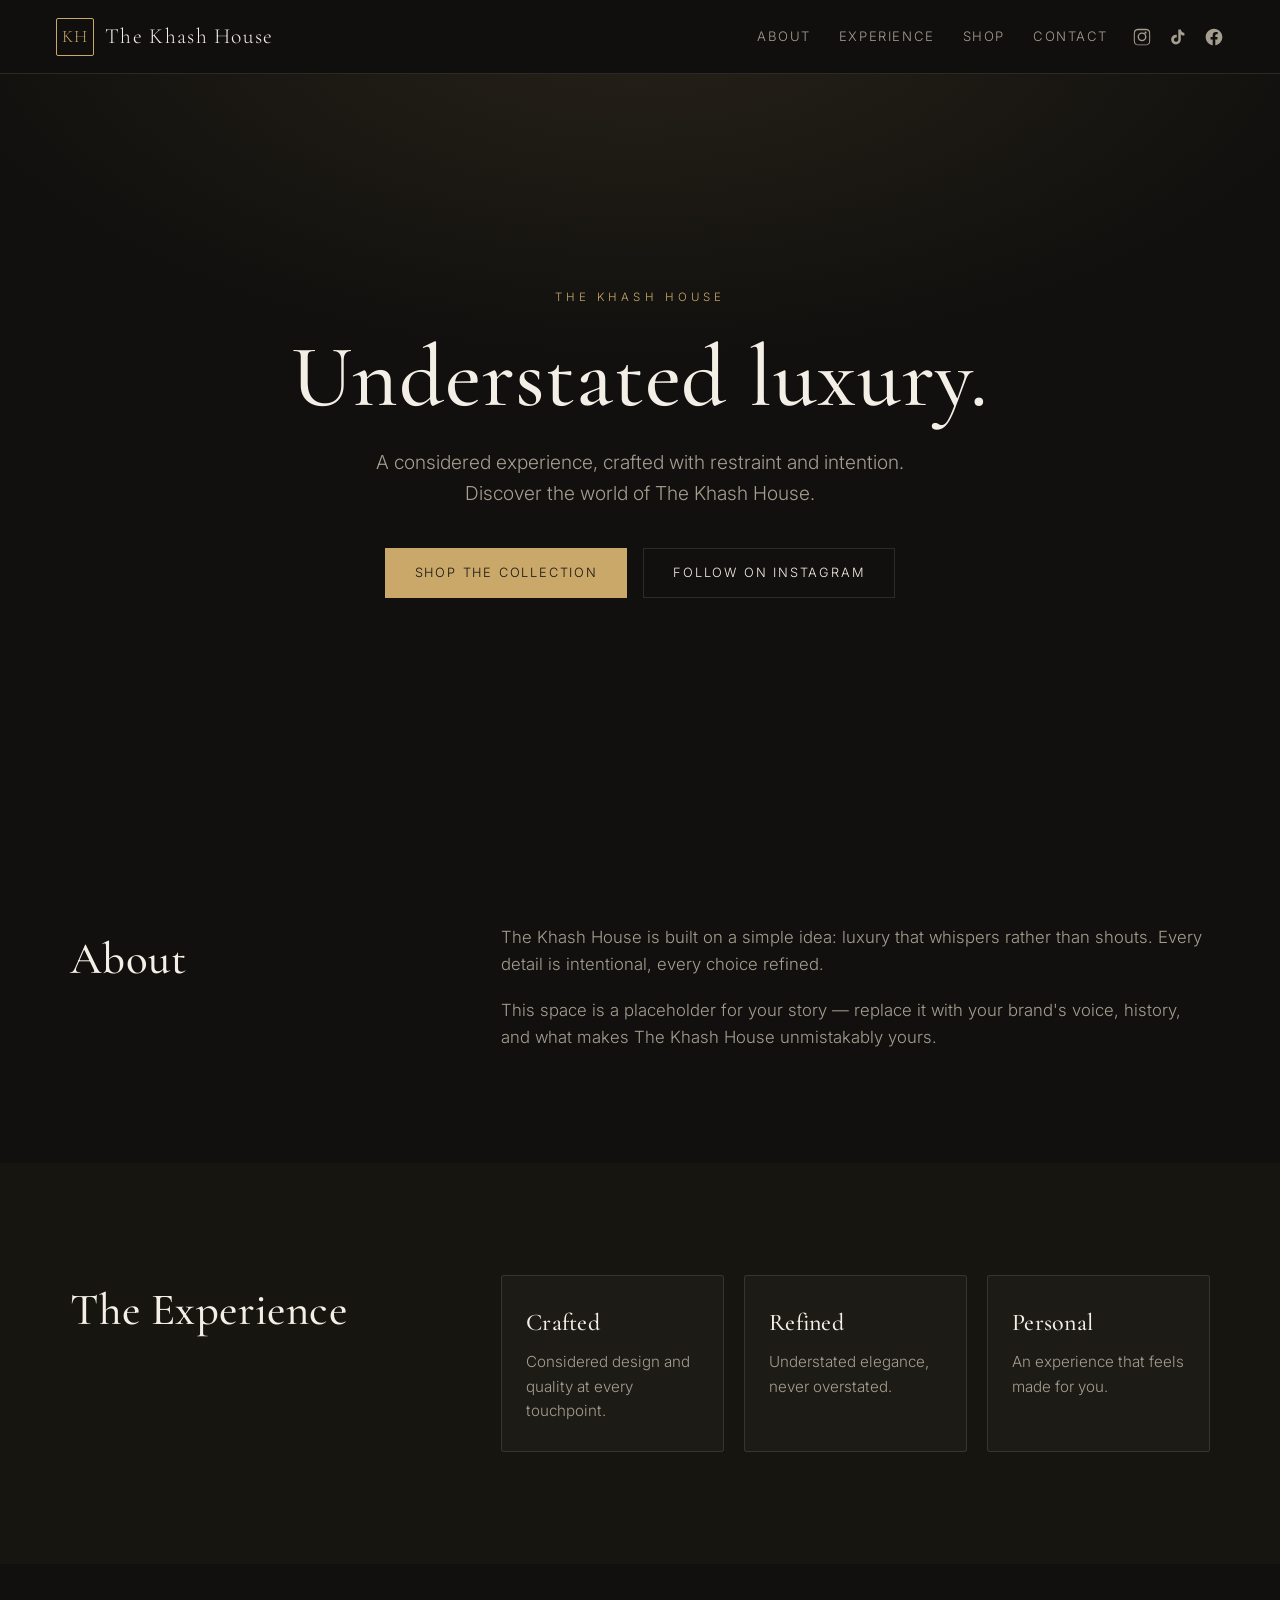
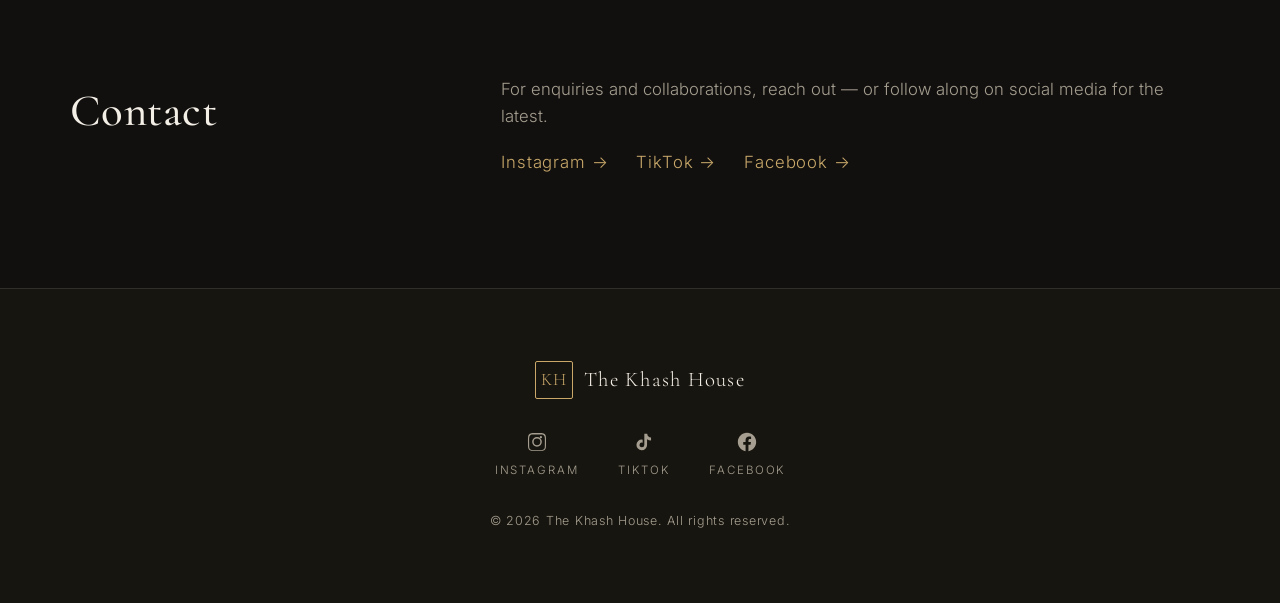
<file: index.html>
<!DOCTYPE html>
<html lang="en">
<head>
  <meta charset="UTF-8" />
  <meta name="viewport" content="width=device-width, initial-scale=1.0" />
  <title>The Khash House — Understated Luxury</title>
  <meta name="description" content="The Khash House — understated luxury. Follow us on Instagram, TikTok and Facebook." />

  <!-- Open Graph / social preview -->
  <meta property="og:title" content="The Khash House" />
  <meta property="og:description" content="Understated luxury." />
  <meta property="og:type" content="website" />

  <link rel="preconnect" href="https://fonts.googleapis.com" />
  <link rel="preconnect" href="https://fonts.gstatic.com" crossorigin />
  <link href="https://fonts.googleapis.com/css2?family=Cormorant+Garamond:wght@400;500;600&family=Inter:wght@300;400;500&display=swap" rel="stylesheet" />
  <link rel="stylesheet" href="styles.css" />
</head>
<body>
  <!-- Header -->
  <header class="site-header">
    <a class="brand" href="#top">
      <span class="brand-mark">KH</span>
      <span class="brand-name">The Khash House</span>
    </a>

    <nav class="nav" aria-label="Primary">
      <a href="#about">About</a>
      <a href="#experience">Experience</a>
      <a href="shop.html">Shop</a>
      <a href="#contact">Contact</a>
    </nav>

    <ul class="social social--header" aria-label="Social media">
      <li>
        <a href="https://www.instagram.com/the.khash.house" target="_blank" rel="noopener noreferrer" aria-label="The Khash House on Instagram">
          <svg viewBox="0 0 24 24" width="20" height="20" aria-hidden="true" focusable="false">
            <path fill="currentColor" d="M12 2.16c3.2 0 3.58.01 4.85.07 1.17.05 1.8.25 2.23.41.56.22.96.48 1.38.9.42.42.68.82.9 1.38.16.42.36 1.06.41 2.23.06 1.27.07 1.65.07 4.85s-.01 3.58-.07 4.85c-.05 1.17-.25 1.8-.41 2.23-.22.56-.48.96-.9 1.38-.42.42-.82.68-1.38.9-.42.16-1.06.36-2.23.41-1.27.06-1.65.07-4.85.07s-3.58-.01-4.85-.07c-1.17-.05-1.8-.25-2.23-.41a3.7 3.7 0 0 1-1.38-.9 3.7 3.7 0 0 1-.9-1.38c-.16-.42-.36-1.06-.41-2.23C2.17 15.58 2.16 15.2 2.16 12s.01-3.58.07-4.85c.05-1.17.25-1.8.41-2.23.22-.56.48-.96.9-1.38.42-.42.82-.68 1.38-.9.42-.16 1.06-.36 2.23-.41C8.42 2.17 8.8 2.16 12 2.16Zm0 1.62c-3.15 0-3.5.01-4.74.07-.9.04-1.39.19-1.71.32-.43.17-.74.37-1.06.69-.32.32-.52.63-.69 1.06-.13.32-.28.81-.32 1.71-.06 1.24-.07 1.59-.07 4.74s.01 3.5.07 4.74c.04.9.19 1.39.32 1.71.17.43.37.74.69 1.06.32.32.63.52 1.06.69.32.13.81.28 1.71.32 1.24.06 1.59.07 4.74.07s3.5-.01 4.74-.07c.9-.04 1.39-.19 1.71-.32.43-.17.74-.37 1.06-.69.32-.32.52-.63.69-1.06.13-.32.28-.81.32-1.71.06-1.24.07-1.59.07-4.74s-.01-3.5-.07-4.74c-.04-.9-.19-1.39-.32-1.71a2.86 2.86 0 0 0-.69-1.06 2.86 2.86 0 0 0-1.06-.69c-.32-.13-.81-.28-1.71-.32-1.24-.06-1.59-.07-4.74-.07Zm0 2.76a5.3 5.3 0 1 1 0 10.6 5.3 5.3 0 0 1 0-10.6Zm0 1.62a3.68 3.68 0 1 0 0 7.36 3.68 3.68 0 0 0 0-7.36Zm5.5-1.4a1.24 1.24 0 1 1-2.48 0 1.24 1.24 0 0 1 2.48 0Z"/>
          </svg>
        </a>
      </li>
      <li>
        <a href="https://www.tiktok.com/@thekhashhouse" target="_blank" rel="noopener noreferrer" aria-label="The Khash House on TikTok">
          <svg viewBox="0 0 24 24" width="20" height="20" aria-hidden="true" focusable="false">
            <path fill="currentColor" d="M16.6 5.82a4.28 4.28 0 0 1-1.05-2.82h-3.2v12.27a2.59 2.59 0 0 1-2.59 2.5 2.59 2.59 0 1 1 .77-5.06V9.42a5.8 5.8 0 0 0-.77-.05A5.79 5.79 0 1 0 15.34 15.2V8.9a7.46 7.46 0 0 0 4.36 1.4V7.1a4.28 4.28 0 0 1-3.1-1.28Z"/>
          </svg>
        </a>
      </li>
      <li>
        <a href="https://www.facebook.com/share/192KsNtEvM/?mibextid=wwXIfr" target="_blank" rel="noopener noreferrer" aria-label="The Khash House on Facebook">
          <svg viewBox="0 0 24 24" width="20" height="20" aria-hidden="true" focusable="false">
            <path fill="currentColor" d="M22 12.06C22 6.5 17.52 2 12 2S2 6.5 2 12.06c0 5.02 3.66 9.18 8.44 9.94v-7.03H7.9v-2.91h2.54V9.85c0-2.52 1.49-3.91 3.78-3.91 1.1 0 2.24.2 2.24.2v2.48h-1.26c-1.24 0-1.63.78-1.63 1.57v1.87h2.78l-.44 2.91h-2.34V22c4.78-.76 8.43-4.92 8.43-9.94Z"/>
          </svg>
        </a>
      </li>
    </ul>
  </header>

  <!-- Hero -->
  <main id="top">
    <section class="hero">
      <div class="hero-inner">
        <p class="eyebrow">The Khash House</p>
        <h1>Understated luxury.</h1>
        <p class="lede">A considered experience, crafted with restraint and intention. Discover the world of The Khash House.</p>
        <div class="hero-cta">
          <a class="btn btn--primary" href="shop.html">Shop the collection</a>
          <a class="btn btn--ghost" href="https://www.instagram.com/the.khash.house" target="_blank" rel="noopener noreferrer">Follow on Instagram</a>
        </div>
      </div>
    </section>

    <!-- About -->
    <section id="about" class="section">
      <div class="section-grid">
        <div>
          <h2>About</h2>
        </div>
        <div class="section-body">
          <p>The Khash House is built on a simple idea: luxury that whispers rather than shouts. Every detail is intentional, every choice refined.</p>
          <p>This space is a placeholder for your story — replace it with your brand's voice, history, and what makes The Khash House unmistakably yours.</p>
        </div>
      </div>
    </section>

    <!-- Experience -->
    <section id="experience" class="section section--alt">
      <div class="section-grid">
        <div>
          <h2>The Experience</h2>
        </div>
        <div class="section-body cards">
          <article class="card">
            <h3>Crafted</h3>
            <p>Considered design and quality at every touchpoint.</p>
          </article>
          <article class="card">
            <h3>Refined</h3>
            <p>Understated elegance, never overstated.</p>
          </article>
          <article class="card">
            <h3>Personal</h3>
            <p>An experience that feels made for you.</p>
          </article>
        </div>
      </div>
    </section>

    <!-- Contact -->
    <section id="contact" class="section">
      <div class="section-grid">
        <div>
          <h2>Contact</h2>
        </div>
        <div class="section-body">
          <p>For enquiries and collaborations, reach out — or follow along on social media for the latest.</p>
          <ul class="social social--inline" aria-label="Social media">
            <li><a href="https://www.instagram.com/the.khash.house" target="_blank" rel="noopener noreferrer">Instagram &rarr;</a></li>
            <li><a href="https://www.tiktok.com/@thekhashhouse" target="_blank" rel="noopener noreferrer">TikTok &rarr;</a></li>
            <li><a href="https://www.facebook.com/share/192KsNtEvM/?mibextid=wwXIfr" target="_blank" rel="noopener noreferrer">Facebook &rarr;</a></li>
          </ul>
        </div>
      </div>
    </section>
  </main>

  <!-- Footer -->
  <footer class="site-footer">
    <div class="footer-inner">
      <div class="footer-brand">
        <span class="brand-mark">KH</span>
        <span>The Khash House</span>
      </div>

      <ul class="social social--footer" aria-label="Social media">
        <li>
          <a href="https://www.instagram.com/the.khash.house" target="_blank" rel="noopener noreferrer" aria-label="The Khash House on Instagram">
            <svg viewBox="0 0 24 24" width="22" height="22" aria-hidden="true" focusable="false"><path fill="currentColor" d="M12 2.16c3.2 0 3.58.01 4.85.07 1.17.05 1.8.25 2.23.41.56.22.96.48 1.38.9.42.42.68.82.9 1.38.16.42.36 1.06.41 2.23.06 1.27.07 1.65.07 4.85s-.01 3.58-.07 4.85c-.05 1.17-.25 1.8-.41 2.23-.22.56-.48.96-.9 1.38-.42.42-.82.68-1.38.9-.42.16-1.06.36-2.23.41-1.27.06-1.65.07-4.85.07s-3.58-.01-4.85-.07c-1.17-.05-1.8-.25-2.23-.41a3.7 3.7 0 0 1-1.38-.9 3.7 3.7 0 0 1-.9-1.38c-.16-.42-.36-1.06-.41-2.23C2.17 15.58 2.16 15.2 2.16 12s.01-3.58.07-4.85c.05-1.17.25-1.8.41-2.23.22-.56.48-.96.9-1.38.42-.42.82-.68 1.38-.9.42-.16 1.06-.36 2.23-.41C8.42 2.17 8.8 2.16 12 2.16Zm0 1.62c-3.15 0-3.5.01-4.74.07-.9.04-1.39.19-1.71.32-.43.17-.74.37-1.06.69-.32.32-.52.63-.69 1.06-.13.32-.28.81-.32 1.71-.06 1.24-.07 1.59-.07 4.74s.01 3.5.07 4.74c.04.9.19 1.39.32 1.71.17.43.37.74.69 1.06.32.32.63.52 1.06.69.32.13.81.28 1.71.32 1.24.06 1.59.07 4.74.07s3.5-.01 4.74-.07c.9-.04 1.39-.19 1.71-.32.43-.17.74-.37 1.06-.69.32-.32.52-.63.69-1.06.13-.32.28-.81.32-1.71.06-1.24.07-1.59.07-4.74s-.01-3.5-.07-4.74c-.04-.9-.19-1.39-.32-1.71a2.86 2.86 0 0 0-.69-1.06 2.86 2.86 0 0 0-1.06-.69c-.32-.13-.81-.28-1.71-.32-1.24-.06-1.59-.07-4.74-.07Zm0 2.76a5.3 5.3 0 1 1 0 10.6 5.3 5.3 0 0 1 0-10.6Zm0 1.62a3.68 3.68 0 1 0 0 7.36 3.68 3.68 0 0 0 0-7.36Zm5.5-1.4a1.24 1.24 0 1 1-2.48 0 1.24 1.24 0 0 1 2.48 0Z"/></svg>
            <span>Instagram</span>
          </a>
        </li>
        <li>
          <a href="https://www.tiktok.com/@thekhashhouse" target="_blank" rel="noopener noreferrer" aria-label="The Khash House on TikTok">
            <svg viewBox="0 0 24 24" width="22" height="22" aria-hidden="true" focusable="false"><path fill="currentColor" d="M16.6 5.82a4.28 4.28 0 0 1-1.05-2.82h-3.2v12.27a2.59 2.59 0 0 1-2.59 2.5 2.59 2.59 0 1 1 .77-5.06V9.42a5.8 5.8 0 0 0-.77-.05A5.79 5.79 0 1 0 15.34 15.2V8.9a7.46 7.46 0 0 0 4.36 1.4V7.1a4.28 4.28 0 0 1-3.1-1.28Z"/></svg>
            <span>TikTok</span>
          </a>
        </li>
        <li>
          <a href="https://www.facebook.com/share/192KsNtEvM/?mibextid=wwXIfr" target="_blank" rel="noopener noreferrer" aria-label="The Khash House on Facebook">
            <svg viewBox="0 0 24 24" width="22" height="22" aria-hidden="true" focusable="false"><path fill="currentColor" d="M22 12.06C22 6.5 17.52 2 12 2S2 6.5 2 12.06c0 5.02 3.66 9.18 8.44 9.94v-7.03H7.9v-2.91h2.54V9.85c0-2.52 1.49-3.91 3.78-3.91 1.1 0 2.24.2 2.24.2v2.48h-1.26c-1.24 0-1.63.78-1.63 1.57v1.87h2.78l-.44 2.91h-2.34V22c4.78-.76 8.43-4.92 8.43-9.94Z"/></svg>
            <span>Facebook</span>
          </a>
        </li>
      </ul>

      <p class="copyright">&copy; <span id="year"></span> The Khash House. All rights reserved.</p>
    </div>
  </footer>

  <script src="script.js"></script>
</body>
</html>
</file>
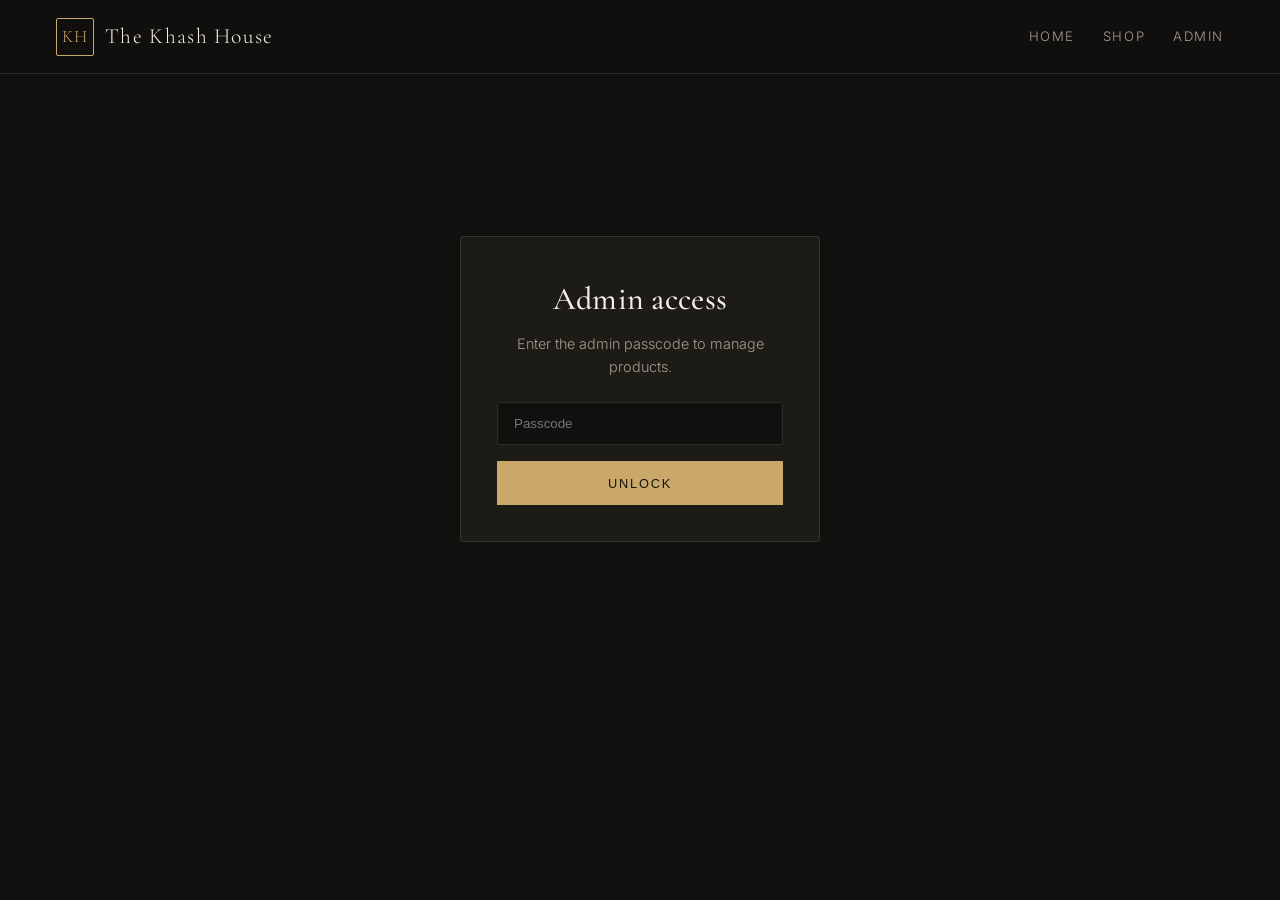
<file: admin.html>
<!DOCTYPE html>
<html lang="en">
<head>
  <meta charset="UTF-8" />
  <meta name="viewport" content="width=device-width, initial-scale=1.0" />
  <title>Admin — The Khash House</title>
  <meta name="robots" content="noindex, nofollow" />
  <link rel="preconnect" href="https://fonts.googleapis.com" />
  <link rel="preconnect" href="https://fonts.gstatic.com" crossorigin />
  <link href="https://fonts.googleapis.com/css2?family=Cormorant+Garamond:wght@400;500;600&family=Inter:wght@300;400;500&display=swap" rel="stylesheet" />
  <link rel="stylesheet" href="styles.css" />
  <link rel="stylesheet" href="admin.css" />
</head>
<body>
  <header class="site-header">
    <a class="brand" href="index.html">
      <span class="brand-mark">KH</span>
      <span class="brand-name">The Khash House</span>
    </a>
    <nav class="nav" aria-label="Primary">
      <a href="index.html">Home</a>
      <a href="shop.html">Shop</a>
      <a href="admin.html" aria-current="page">Admin</a>
    </nav>
  </header>

  <!-- Passcode gate -->
  <section id="gate" class="gate">
    <form id="gate-form" class="gate-card">
      <h1>Admin access</h1>
      <p class="gate-note">Enter the admin passcode to manage products.</p>
      <input type="password" id="passcode" placeholder="Passcode" autocomplete="current-password" />
      <p id="gate-error" class="gate-error" hidden>Incorrect passcode.</p>
      <button type="submit" class="btn btn--primary">Unlock</button>
    </form>
  </section>

  <!-- Admin app (hidden until unlocked) -->
  <main id="app" class="admin" hidden>
    <section class="admin-head">
      <h1 id="form-title">Add a product</h1>
      <p class="admin-sub">Create and manage the products shown on your Shop page.</p>
    </section>

    <div class="admin-grid">
      <!-- Form -->
      <form id="product-form" class="product-form">
        <input type="hidden" id="product-id" />

        <label class="field">
          <span>Product name</span>
          <input type="text" id="name" required placeholder="e.g. Cashmere Overshirt" />
        </label>

        <label class="field">
          <span>Description</span>
          <textarea id="description" rows="4" placeholder="Describe the product…"></textarea>
        </label>

        <div class="field-row">
          <label class="field">
            <span>Price</span>
            <input type="number" id="price" min="0" step="0.01" placeholder="0.00" />
          </label>
          <label class="field field--narrow">
            <span>Currency</span>
            <select id="currency">
              <option value="USD">USD ($)</option>
              <option value="EUR">EUR (€)</option>
              <option value="GBP">GBP (£)</option>
              <option value="EGP">EGP (E£)</option>
              <option value="AED">AED (د.إ)</option>
              <option value="SAR">SAR (﷼)</option>
            </select>
          </label>
        </div>

        <fieldset class="field">
          <span class="field-legend">Sizes</span>
          <div class="sizes" id="sizes">
            <label><input type="checkbox" value="XS" /> XS</label>
            <label><input type="checkbox" value="S" /> S</label>
            <label><input type="checkbox" value="M" /> M</label>
            <label><input type="checkbox" value="L" /> L</label>
            <label><input type="checkbox" value="XL" /> XL</label>
            <label><input type="checkbox" value="XXL" /> XXL</label>
          </div>
          <div class="custom-size">
            <input type="text" id="custom-size" placeholder="Add a custom size (e.g. 42)" />
            <button type="button" id="add-size" class="btn btn--ghost btn--sm">Add size</button>
          </div>
        </fieldset>

        <label class="field">
          <span>Photos</span>
          <input type="file" id="photos" accept="image/*" multiple />
          <small class="hint">You can select multiple images. Stored in your browser.</small>
        </label>
        <div id="preview" class="preview"></div>

        <div class="form-actions">
          <button type="submit" class="btn btn--primary" id="submit-btn">Add product</button>
          <button type="button" class="btn btn--ghost" id="reset-btn">Clear</button>
        </div>
        <p id="form-status" class="form-status" hidden></p>
      </form>

      <!-- Existing products -->
      <section class="admin-list">
        <h2>Your products (<span id="count">0</span>)</h2>
        <div id="product-list" class="product-list"></div>
        <p id="empty-list" class="empty-list">No products yet. Add your first one.</p>
      </section>
    </div>
  </main>

  <script src="store.js"></script>
  <script src="admin.js"></script>
</body>
</html>
</file>
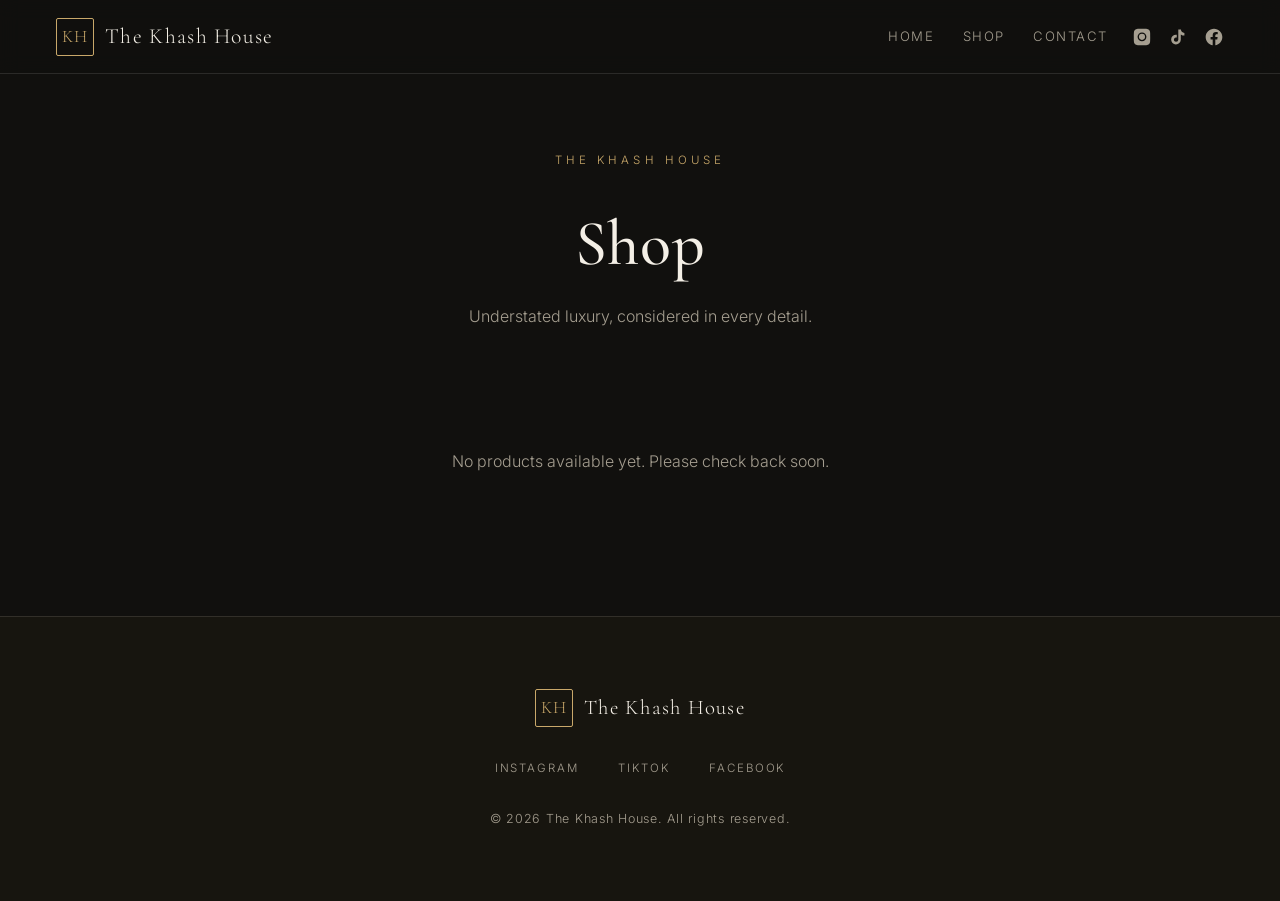
<file: shop.html>
<!DOCTYPE html>
<html lang="en">
<head>
  <meta charset="UTF-8" />
  <meta name="viewport" content="width=device-width, initial-scale=1.0" />
  <title>Shop — The Khash House</title>
  <meta name="description" content="Shop The Khash House — understated luxury." />
  <link rel="preconnect" href="https://fonts.googleapis.com" />
  <link rel="preconnect" href="https://fonts.gstatic.com" crossorigin />
  <link href="https://fonts.googleapis.com/css2?family=Cormorant+Garamond:wght@400;500;600&family=Inter:wght@300;400;500&display=swap" rel="stylesheet" />
  <link rel="stylesheet" href="styles.css" />
  <link rel="stylesheet" href="admin.css" />
</head>
<body>
  <header class="site-header">
    <a class="brand" href="index.html">
      <span class="brand-mark">KH</span>
      <span class="brand-name">The Khash House</span>
    </a>
    <nav class="nav" aria-label="Primary">
      <a href="index.html">Home</a>
      <a href="shop.html" aria-current="page">Shop</a>
      <a href="index.html#contact">Contact</a>
    </nav>
    <ul class="social social--header" aria-label="Social media">
      <li><a href="https://www.instagram.com/the.khash.house" target="_blank" rel="noopener noreferrer" aria-label="Instagram"><svg viewBox="0 0 24 24" width="20" height="20" aria-hidden="true"><path fill="currentColor" d="M12 2.16c3.2 0 3.58.01 4.85.07 1.17.05 1.8.25 2.23.41.56.22.96.48 1.38.9.42.42.68.82.9 1.38.16.42.36 1.06.41 2.23.06 1.27.07 1.65.07 4.85s-.01 3.58-.07 4.85c-.05 1.17-.25 1.8-.41 2.23-.22.56-.48.96-.9 1.38-.42.42-.82.68-1.38.9-.42.16-1.06.36-2.23.41-1.27.06-1.65.07-4.85.07s-3.58-.01-4.85-.07c-1.17-.05-1.8-.25-2.23-.41a3.7 3.7 0 0 1-1.38-.9 3.7 3.7 0 0 1-.9-1.38c-.16-.42-.36-1.06-.41-2.23C2.17 15.58 2.16 15.2 2.16 12s.01-3.58.07-4.85c.05-1.17.25-1.8.41-2.23.22-.56.48-.96.9-1.38.42-.42.82-.68 1.38-.9.42-.16 1.06-.36 2.23-.41C8.42 2.17 8.8 2.16 12 2.16Zm0 4.38a5.3 5.3 0 1 0 0 10.6 5.3 5.3 0 0 0 0-10.6Zm0 1.62a3.68 3.68 0 1 1 0 7.36 3.68 3.68 0 0 1 0-7.36Zm5.5-1.4a1.24 1.24 0 1 1-2.48 0 1.24 1.24 0 0 1 2.48 0Z"/></svg></a></li>
      <li><a href="https://www.tiktok.com/@thekhashhouse" target="_blank" rel="noopener noreferrer" aria-label="TikTok"><svg viewBox="0 0 24 24" width="20" height="20" aria-hidden="true"><path fill="currentColor" d="M16.6 5.82a4.28 4.28 0 0 1-1.05-2.82h-3.2v12.27a2.59 2.59 0 0 1-2.59 2.5 2.59 2.59 0 1 1 .77-5.06V9.42a5.8 5.8 0 0 0-.77-.05A5.79 5.79 0 1 0 15.34 15.2V8.9a7.46 7.46 0 0 0 4.36 1.4V7.1a4.28 4.28 0 0 1-3.1-1.28Z"/></svg></a></li>
      <li><a href="https://www.facebook.com/share/192KsNtEvM/?mibextid=wwXIfr" target="_blank" rel="noopener noreferrer" aria-label="Facebook"><svg viewBox="0 0 24 24" width="20" height="20" aria-hidden="true"><path fill="currentColor" d="M22 12.06C22 6.5 17.52 2 12 2S2 6.5 2 12.06c0 5.02 3.66 9.18 8.44 9.94v-7.03H7.9v-2.91h2.54V9.85c0-2.52 1.49-3.91 3.78-3.91 1.1 0 2.24.2 2.24.2v2.48h-1.26c-1.24 0-1.63.78-1.63 1.57v1.87h2.78l-.44 2.91h-2.34V22c4.78-.76 8.43-4.92 8.43-9.94Z"/></svg></a></li>
    </ul>
  </header>

  <main class="shop">
    <section class="shop-head">
      <p class="eyebrow">The Khash House</p>
      <h1>Shop</h1>
      <p class="shop-sub">Understated luxury, considered in every detail.</p>
    </section>

    <section class="shop-grid" id="shop-grid" aria-live="polite"></section>
    <p id="shop-empty" class="shop-empty" hidden>No products available yet. Please check back soon.</p>
  </main>

  <footer class="site-footer">
    <div class="footer-inner">
      <div class="footer-brand"><span class="brand-mark">KH</span><span>The Khash House</span></div>
      <ul class="social social--footer" aria-label="Social media">
        <li><a href="https://www.instagram.com/the.khash.house" target="_blank" rel="noopener noreferrer">Instagram</a></li>
        <li><a href="https://www.tiktok.com/@thekhashhouse" target="_blank" rel="noopener noreferrer">TikTok</a></li>
        <li><a href="https://www.facebook.com/share/192KsNtEvM/?mibextid=wwXIfr" target="_blank" rel="noopener noreferrer">Facebook</a></li>
      </ul>
      <p class="copyright">&copy; <span id="year"></span> The Khash House. All rights reserved.</p>
    </div>
  </footer>

  <!-- Lightbox -->
  <div id="lightbox" class="lightbox" hidden>
    <button class="lightbox-close" id="lightbox-close" aria-label="Close">&times;</button>
    <img id="lightbox-img" alt="" />
  </div>

  <script src="store.js"></script>
  <script src="script.js"></script>
  <script src="shop.js"></script>
</body>
</html>
</file>
<file: styles.css>
:root {
  --bg: #11100e;
  --bg-alt: #17150f;
  --surface: #1d1b16;
  --cream: #f4efe6;
  --muted: #a59e90;
  --gold: #c9a86a;
  --line: rgba(244, 239, 230, 0.12);
  --max: 1140px;
}

* { box-sizing: border-box; }

html { scroll-behavior: smooth; }

body {
  margin: 0;
  background: var(--bg);
  color: var(--cream);
  font-family: "Inter", system-ui, -apple-system, sans-serif;
  font-weight: 300;
  line-height: 1.6;
  -webkit-font-smoothing: antialiased;
}

a { color: inherit; text-decoration: none; }

h1, h2, h3 {
  font-family: "Cormorant Garamond", Georgia, serif;
  font-weight: 500;
  letter-spacing: 0.01em;
  margin: 0;
}

/* ---------- Header ---------- */
.site-header {
  position: sticky;
  top: 0;
  z-index: 10;
  display: flex;
  align-items: center;
  gap: 1.5rem;
  padding: 1.1rem clamp(1.25rem, 5vw, 3.5rem);
  background: rgba(17, 16, 14, 0.82);
  backdrop-filter: blur(10px);
  border-bottom: 1px solid var(--line);
}

.brand {
  display: flex;
  align-items: center;
  gap: 0.7rem;
  margin-right: auto;
}

.brand-mark {
  display: grid;
  place-items: center;
  width: 38px;
  height: 38px;
  border: 1px solid var(--gold);
  color: var(--gold);
  font-family: "Cormorant Garamond", serif;
  font-size: 1.1rem;
  letter-spacing: 0.05em;
  border-radius: 2px;
}

.brand-name {
  font-family: "Cormorant Garamond", serif;
  font-size: 1.35rem;
  letter-spacing: 0.06em;
}

.nav {
  display: flex;
  gap: 1.75rem;
  font-size: 0.82rem;
  letter-spacing: 0.12em;
  text-transform: uppercase;
  color: var(--muted);
}

.nav a { transition: color 0.2s ease; }
.nav a:hover { color: var(--cream); }

/* ---------- Social ---------- */
.social {
  list-style: none;
  margin: 0;
  padding: 0;
  display: flex;
  align-items: center;
}

.social--header { gap: 1rem; }

.social--header a {
  display: grid;
  place-items: center;
  color: var(--muted);
  transition: color 0.2s ease, transform 0.2s ease;
}
.social--header a:hover { color: var(--gold); transform: translateY(-2px); }

/* ---------- Hero ---------- */
.hero {
  position: relative;
  display: grid;
  place-items: center;
  text-align: center;
  min-height: 82vh;
  padding: 5rem 1.5rem;
  background:
    radial-gradient(1200px 600px at 50% -10%, rgba(201, 168, 106, 0.12), transparent 60%),
    var(--bg);
}

.hero-inner { max-width: 720px; }

.eyebrow {
  text-transform: uppercase;
  letter-spacing: 0.35em;
  font-size: 0.72rem;
  color: var(--gold);
  margin: 0 0 1.5rem;
}

.hero h1 {
  font-size: clamp(2.8rem, 8vw, 5.5rem);
  line-height: 1.05;
  margin-bottom: 1.5rem;
}

.lede {
  color: var(--muted);
  font-size: clamp(1rem, 2.2vw, 1.2rem);
  max-width: 540px;
  margin: 0 auto 2.5rem;
}

.hero-cta {
  display: flex;
  gap: 1rem;
  justify-content: center;
  flex-wrap: wrap;
}

.btn {
  display: inline-block;
  padding: 0.85rem 1.8rem;
  font-size: 0.8rem;
  letter-spacing: 0.14em;
  text-transform: uppercase;
  border: 1px solid transparent;
  transition: all 0.2s ease;
}

.btn--primary { background: var(--gold); color: #1a160e; }
.btn--primary:hover { background: #d8bb83; }

.btn--ghost { border-color: var(--line); color: var(--cream); }
.btn--ghost:hover { border-color: var(--gold); color: var(--gold); }

/* ---------- Sections ---------- */
.section {
  padding: clamp(4rem, 9vw, 7rem) clamp(1.25rem, 5vw, 3.5rem);
}
.section--alt { background: var(--bg-alt); }

.section-grid {
  max-width: var(--max);
  margin: 0 auto;
  display: grid;
  grid-template-columns: 1fr 2fr;
  gap: clamp(2rem, 6vw, 5rem);
}

.section h2 {
  font-size: clamp(2rem, 4vw, 2.8rem);
}

.section-body { color: var(--muted); font-size: 1.05rem; }
.section-body p { margin: 0 0 1.2rem; }
.section-body p:last-child { margin-bottom: 0; }

/* ---------- Cards ---------- */
.cards {
  display: grid;
  grid-template-columns: repeat(3, 1fr);
  gap: 1.25rem;
}

.card {
  border: 1px solid var(--line);
  background: var(--surface);
  padding: 1.75rem 1.5rem;
  border-radius: 3px;
  transition: border-color 0.2s ease, transform 0.2s ease;
}
.card:hover { border-color: var(--gold); transform: translateY(-3px); }

.card h3 {
  font-size: 1.5rem;
  color: var(--cream);
  margin-bottom: 0.5rem;
}
.card p { margin: 0; font-size: 0.95rem; }

/* ---------- Inline social (contact) ---------- */
.social--inline {
  gap: 1.75rem;
  flex-wrap: wrap;
  margin-top: 0.5rem;
}
.social--inline a {
  color: var(--gold);
  letter-spacing: 0.05em;
  border-bottom: 1px solid transparent;
  transition: border-color 0.2s ease;
}
.social--inline a:hover { border-color: var(--gold); }

/* ---------- Footer ---------- */
.site-footer {
  border-top: 1px solid var(--line);
  background: var(--bg-alt);
  padding: clamp(3rem, 6vw, 4.5rem) clamp(1.25rem, 5vw, 3.5rem);
}

.footer-inner {
  max-width: var(--max);
  margin: 0 auto;
  display: flex;
  flex-direction: column;
  align-items: center;
  gap: 2rem;
  text-align: center;
}

.footer-brand {
  display: flex;
  align-items: center;
  gap: 0.7rem;
  font-family: "Cormorant Garamond", serif;
  font-size: 1.3rem;
  letter-spacing: 0.06em;
}

.social--footer {
  gap: 2.5rem;
  flex-wrap: wrap;
  justify-content: center;
}

.social--footer a {
  display: flex;
  flex-direction: column;
  align-items: center;
  gap: 0.5rem;
  color: var(--muted);
  font-size: 0.72rem;
  letter-spacing: 0.16em;
  text-transform: uppercase;
  transition: color 0.2s ease, transform 0.2s ease;
}
.social--footer a:hover { color: var(--gold); transform: translateY(-3px); }

.copyright {
  color: var(--muted);
  font-size: 0.78rem;
  letter-spacing: 0.06em;
  margin: 0;
}

/* ---------- Responsive ---------- */
@media (max-width: 860px) {
  .nav { display: none; }
  .section-grid { grid-template-columns: 1fr; gap: 1.5rem; }
  .cards { grid-template-columns: 1fr; }
}

@media (max-width: 520px) {
  .brand-name { font-size: 1.15rem; }
  .social--footer { gap: 1.75rem; }
}
</file>
<file: admin.css>
/* Styles for the Admin panel and Shop page. Extends styles.css. */

/* ---------- Buttons (shared additions) ---------- */
.btn--sm { padding: 0.5rem 1rem; font-size: 0.7rem; }
.btn--danger { background: transparent; border: 1px solid #b4564f; color: #d98a84; }
.btn--danger:hover { background: #b4564f; color: #fff; }

/* ---------- Passcode gate ---------- */
.gate {
  min-height: 70vh;
  display: grid;
  place-items: center;
  padding: 3rem 1.5rem;
}
.gate-card {
  width: 100%;
  max-width: 360px;
  background: var(--surface);
  border: 1px solid var(--line);
  border-radius: 4px;
  padding: 2.25rem;
  text-align: center;
}
.gate-card h1 { font-size: 2rem; margin-bottom: 0.5rem; }
.gate-note { color: var(--muted); font-size: 0.9rem; margin: 0 0 1.5rem; }
.gate-card input[type="password"] {
  width: 100%;
  padding: 0.8rem 1rem;
  background: var(--bg);
  border: 1px solid var(--line);
  color: var(--cream);
  border-radius: 3px;
  margin-bottom: 1rem;
}
.gate-card .btn { width: 100%; }
.gate-error { color: #d98a84; font-size: 0.85rem; margin: -0.4rem 0 1rem; }

/* ---------- Admin layout ---------- */
.admin { padding: clamp(2rem, 5vw, 4rem) clamp(1.25rem, 5vw, 3.5rem); max-width: 1240px; margin: 0 auto; }
.admin-head { margin-bottom: 2rem; }
.admin-head h1 { font-size: clamp(2rem, 4vw, 2.8rem); }
.admin-sub { color: var(--muted); margin: 0.4rem 0 0; }

.admin-grid {
  display: grid;
  grid-template-columns: minmax(0, 1fr) minmax(0, 1.1fr);
  gap: clamp(1.5rem, 4vw, 3rem);
  align-items: start;
}

/* ---------- Form ---------- */
.product-form {
  background: var(--surface);
  border: 1px solid var(--line);
  border-radius: 4px;
  padding: 1.75rem;
  position: sticky;
  top: 90px;
}
.field { display: block; margin-bottom: 1.25rem; border: 0; padding: 0; }
.field > span, .field-legend { display: block; font-size: 0.78rem; letter-spacing: 0.1em; text-transform: uppercase; color: var(--muted); margin-bottom: 0.5rem; }
.field input[type="text"],
.field input[type="number"],
.field textarea,
.field select {
  width: 100%;
  padding: 0.75rem 0.9rem;
  background: var(--bg);
  border: 1px solid var(--line);
  color: var(--cream);
  border-radius: 3px;
  font-family: inherit;
  font-size: 0.95rem;
}
.field textarea { resize: vertical; }
.field-row { display: flex; gap: 1rem; }
.field-row .field { flex: 1; }
.field--narrow { max-width: 140px; }
.hint { display: block; color: var(--muted); font-size: 0.75rem; margin-top: 0.4rem; }

.sizes { display: flex; flex-wrap: wrap; gap: 0.6rem 1.1rem; margin-bottom: 0.75rem; }
.sizes label { display: inline-flex; align-items: center; gap: 0.4rem; color: var(--cream); font-size: 0.9rem; }
.custom-chip { background: var(--bg); border: 1px solid var(--gold); border-radius: 999px; padding: 0.15rem 0.6rem; color: var(--gold) !important; }
.chip-x { cursor: pointer; margin-left: 0.2rem; }
.custom-size { display: flex; gap: 0.6rem; }
.custom-size input { flex: 1; padding: 0.6rem 0.8rem; background: var(--bg); border: 1px solid var(--line); color: var(--cream); border-radius: 3px; }

.preview { display: flex; flex-wrap: wrap; gap: 0.6rem; margin: 0.5rem 0 1.25rem; }
.preview-item { position: relative; width: 72px; height: 72px; border-radius: 3px; overflow: hidden; border: 1px solid var(--line); }
.preview-item img { width: 100%; height: 100%; object-fit: cover; }
.preview-del {
  position: absolute; top: 2px; right: 2px;
  width: 20px; height: 20px; border: 0; border-radius: 50%;
  background: rgba(0,0,0,0.65); color: #fff; cursor: pointer; line-height: 1; font-size: 0.9rem;
}
.form-actions { display: flex; gap: 0.75rem; }
.form-status { color: var(--gold); font-size: 0.85rem; margin: 0.75rem 0 0; }

/* ---------- Admin list ---------- */
.admin-list h2 { font-size: 1.6rem; margin-bottom: 1rem; }
.product-list { display: flex; flex-direction: column; gap: 0.9rem; }
.list-card {
  display: grid;
  grid-template-columns: 88px 1fr auto;
  gap: 1rem;
  align-items: center;
  background: var(--surface);
  border: 1px solid var(--line);
  border-radius: 4px;
  padding: 0.9rem;
}
.list-thumb { width: 88px; height: 88px; border-radius: 3px; overflow: hidden; background: var(--bg); display: grid; place-items: center; color: var(--muted); font-size: 0.7rem; }
.list-thumb img { width: 100%; height: 100%; object-fit: cover; }
.list-info h3 { font-size: 1.3rem; color: var(--cream); }
.list-price { color: var(--gold); margin: 0.1rem 0; font-size: 0.95rem; }
.list-sizes { color: var(--muted); font-size: 0.8rem; margin: 0.1rem 0; }
.list-desc { color: var(--muted); font-size: 0.85rem; margin: 0.3rem 0 0; display: -webkit-box; -webkit-line-clamp: 2; -webkit-box-orient: vertical; overflow: hidden; }
.list-actions { display: flex; flex-direction: column; gap: 0.5rem; }
.empty-list { color: var(--muted); }

/* ---------- Shop page ---------- */
.shop { padding: clamp(2.5rem, 6vw, 5rem) clamp(1.25rem, 5vw, 3.5rem); max-width: 1240px; margin: 0 auto; min-height: 60vh; }
.shop-head { text-align: center; margin-bottom: clamp(2rem, 5vw, 3.5rem); }
.shop-head h1 { font-size: clamp(2.4rem, 6vw, 4rem); }
.shop-sub { color: var(--muted); margin-top: 0.5rem; }
.shop-empty { text-align: center; color: var(--muted); padding: 3rem 0; }

.shop-grid {
  display: grid;
  grid-template-columns: repeat(auto-fill, minmax(260px, 1fr));
  gap: clamp(1.25rem, 3vw, 2rem);
}
.product-card {
  background: var(--surface);
  border: 1px solid var(--line);
  border-radius: 4px;
  overflow: hidden;
  display: flex;
  flex-direction: column;
  transition: border-color 0.2s ease, transform 0.2s ease;
}
.product-card:hover { border-color: var(--gold); transform: translateY(-3px); }
.product-media { background: var(--bg); }
.product-img { width: 100%; aspect-ratio: 1 / 1; object-fit: cover; cursor: zoom-in; display: block; }
.product-media--empty { aspect-ratio: 1 / 1; display: grid; place-items: center; color: var(--muted); font-size: 0.85rem; }
.product-thumbs { display: flex; gap: 0.4rem; padding: 0.5rem; flex-wrap: wrap; }
.product-thumbs img { width: 48px; height: 48px; object-fit: cover; border-radius: 2px; cursor: pointer; border: 1px solid var(--line); }
.product-body { padding: 1.1rem 1.2rem 1.4rem; }
.product-name { font-size: 1.5rem; }
.product-price { color: var(--gold); font-size: 1.05rem; margin: 0.2rem 0 0.6rem; }
.product-desc { color: var(--muted); font-size: 0.9rem; margin: 0 0 0.8rem; }
.product-sizes { display: flex; flex-wrap: wrap; gap: 0.4rem; }
.size-chip { border: 1px solid var(--line); border-radius: 999px; padding: 0.15rem 0.7rem; font-size: 0.75rem; color: var(--cream); }

/* ---------- Lightbox ---------- */
.lightbox {
  position: fixed; inset: 0; z-index: 50;
  background: rgba(8, 7, 6, 0.92);
  display: grid; place-items: center;
  padding: 2rem;
}
.lightbox[hidden] { display: none; }
.lightbox img { max-width: 92vw; max-height: 88vh; border-radius: 4px; }
.lightbox-close {
  position: absolute; top: 1rem; right: 1.5rem;
  background: transparent; border: 0; color: var(--cream);
  font-size: 2.5rem; cursor: pointer; line-height: 1;
}

@media (max-width: 860px) {
  .admin-grid { grid-template-columns: 1fr; }
  .product-form { position: static; }
}
</file>
